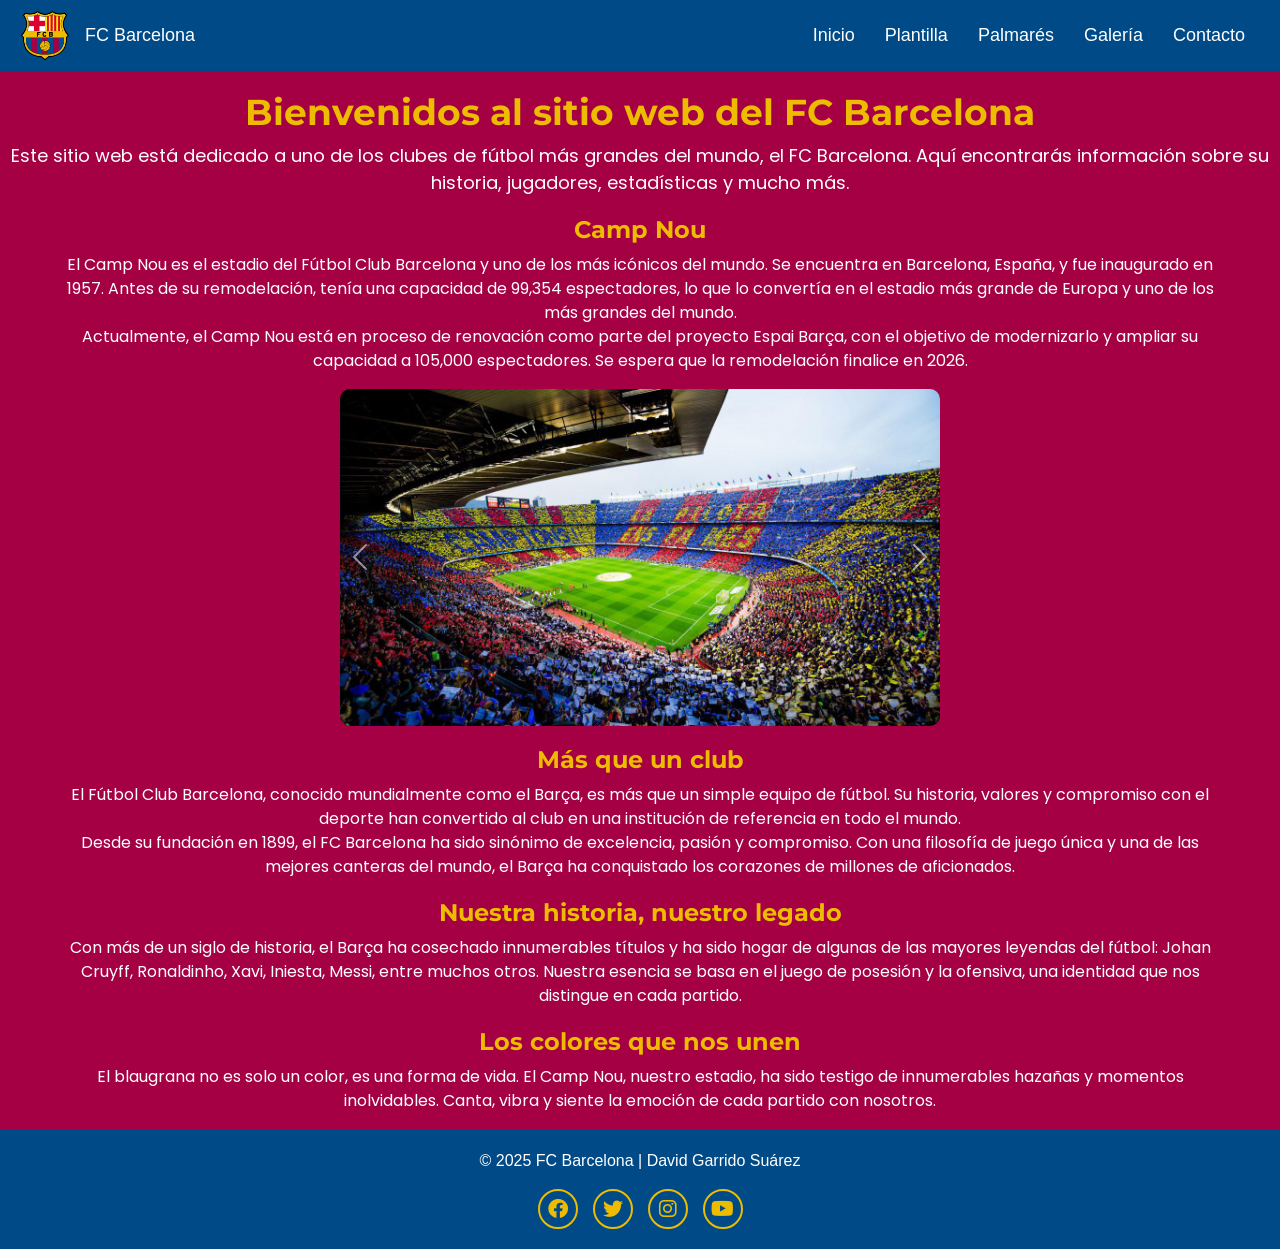
<file: index.html>
<!DOCTYPE html>
<html lang="es">

<head>
    <meta charset="UTF-8">
    <meta name="viewport" content="width=device-width, initial-scale=1">
    <title>FC Barcelona</title>
    <link rel="icon" type="image/png" href="img/escudo.png">
    <link href="https://fonts.googleapis.com/css2?family=Montserrat:wght@400;700&family=Poppins:wght@300;400;700&display=swap" rel="stylesheet">
    <link rel="stylesheet" href="https://cdnjs.cloudflare.com/ajax/libs/font-awesome/6.0.0-beta3/css/all.min.css">
    <link href="https://cdn.jsdelivr.net/npm/bootstrap@5.3.0/dist/css/bootstrap.min.css" rel="stylesheet">
    <link rel="stylesheet" href="estilo.css">
</head>

<body>
    <header class="cabecera">
        <div class="cabecera-div">
            <div class="escudo-texto">
                <a href="index.html"><img src="img/escudo.png" alt="Escudo FC Barcelona" style="width: 50px;"></a>
                <a href="index.html" class="texto_fc">FC Barcelona</a>
            </div>
            <nav>
                <ul>
                    <li><a href="index.html">Inicio</a></li>
                    <li><a href="plantilla.html">Plantilla</a></li>
                    <li><a href="palmares.html">Palmarés</a></li>
                    <li><a href="galeria.html">Galería</a></li>
                    <li><a href="contacto.html">Contacto</a></li>
                </ul>
            </nav>
        </div>
    </header>

    <div class="titulo">
        <h1>Bienvenidos al sitio web del FC Barcelona</h1>
        <p>Este sitio web está dedicado a uno de los clubes de fútbol más grandes del mundo, el FC Barcelona. Aquí
            encontrarás información sobre su historia, jugadores, estadísticas y mucho más.</p>
    </div>

    <div class="contenido">
        <h2>Camp Nou</h2>
        <p>El Camp Nou es el estadio del Fútbol Club Barcelona y uno de los más icónicos del mundo. Se encuentra en
            Barcelona, España, y fue inaugurado en 1957. Antes de su remodelación, tenía una capacidad de 99,354
            espectadores, lo que lo convertía en el estadio más grande de Europa y uno de los más grandes del mundo.<br>
            Actualmente, el Camp Nou está en proceso de renovación como parte del proyecto Espai Barça, con el objetivo
            de modernizarlo y ampliar su capacidad a 105,000 espectadores. Se espera que la remodelación finalice en
            2026.</p>
    </div>

    <div class="carrusel">
        <!-- Carrusel de imágenes -->
        <div id="carouselExample" class="carousel slide">
            <div class="carousel-inner">
                <div class="carousel-item active">
                    <img src="img/camp_nou1.jpg" class="d-block w-100" alt="CampNou1">
                </div>
                <div class="carousel-item">
                    <img src="img/camp_nou2.jpg" class="d-block w-100" alt="CampNou2">
                </div>
                <div class="carousel-item">
                    <img src="img/camp_nou3.jpg" class="d-block w-100" alt="CampNou3">
                </div>
                <div class="carousel-item">
                    <img src="img/camp_nou4.jpg" class="d-block w-100" alt="CampNou4">
                </div>
            </div>
            <!-- Controles del carrusel de imágenes -->
            <button class="carousel-control-prev" type="button" data-bs-target="#carouselExample" data-bs-slide="prev">
                <span class="carousel-control-prev-icon" aria-hidden="true"></span>
                <span class="visually-hidden">Anterior</span>
            </button>
            <button class="carousel-control-next" type="button" data-bs-target="#carouselExample" data-bs-slide="next">
                <span class="carousel-control-next-icon" aria-hidden="true"></span>
                <span class="visually-hidden">Siguiente</span>
            </button>
        </div>
    </div>

    <div class="contenido">
        <h2>Más que un club</h2>
        <p>El Fútbol Club Barcelona, conocido mundialmente como el Barça, es más que un simple equipo de fútbol. Su
            historia, valores y compromiso con el deporte han convertido al club en una institución de referencia en
            todo el mundo.<br>
            Desde su fundación en 1899, el FC Barcelona ha sido sinónimo de excelencia, pasión y compromiso. Con una
            filosofía de juego única y una de las mejores canteras del mundo, el Barça ha conquistado los corazones de
            millones de aficionados.</p>
    </div>

    <div class="contenido">
        <h2>Nuestra historia, nuestro legado</h2>
        <p>Con más de un siglo de historia, el Barça ha cosechado innumerables títulos y ha sido hogar de algunas de las
            mayores leyendas del fútbol: Johan Cruyff, Ronaldinho, Xavi, Iniesta, Messi, entre muchos otros. Nuestra
            esencia se basa en el juego de posesión y la ofensiva, una identidad que nos distingue en cada partido.</p>
    </div>

    <div class="contenido">
        <h2>Los colores que nos unen</h2>
        <p>El blaugrana no es solo un color, es una forma de vida. El Camp Nou, nuestro estadio, ha sido testigo de
            innumerables hazañas y momentos inolvidables. Canta, vibra y siente la emoción de cada partido con nosotros.
        </p>
    </div>

    <footer>
        <div class="footer-content">
            <p>&copy; 2025 FC Barcelona | David Garrido Suárez</p>
            <div class="redes-sociales">
                <a href="https://www.facebook.com/fcbarcelona" target="_blank" class="social-icon">
                    <i class="fab fa-facebook"></i> <!-- Icono clásico de Facebook -->
                </a>
                <a href="https://twitter.com/FCBarcelona" target="_blank" class="social-icon">
                    <i class="fab fa-twitter"></i> <!-- Icono clásico de Twitter -->
                </a>
                <a href="https://www.instagram.com/fcbarcelona/" target="_blank" class="social-icon">
                    <i class="fab fa-instagram"></i> <!-- Icono clásico de Instagram -->
                </a>
                <a href="https://www.youtube.com/user/fcbarcelona" target="_blank" class="social-icon">
                    <i class="fab fa-youtube"></i> <!-- Icono clásico de YouTube -->
                </a>
            </div>
        </div>
    </footer>

    <script src="https://cdn.jsdelivr.net/npm/bootstrap@5.3.0/dist/js/bootstrap.bundle.min.js"></script>
</body>

</html>
</file>
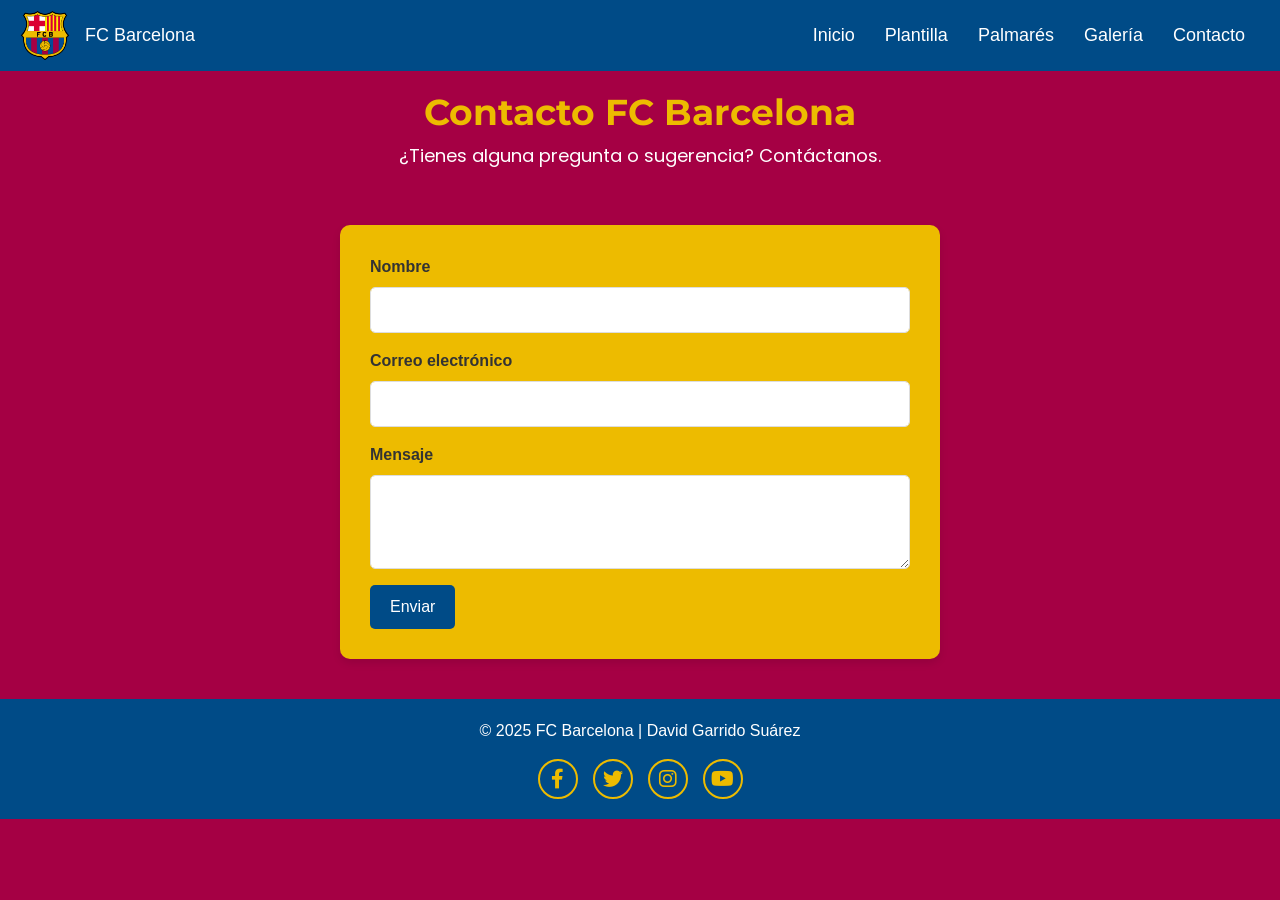
<file: contacto.html>
<!DOCTYPE html>
<html lang="es">

<head>
    <meta charset="UTF-8">
    <meta name="viewport" content="width=device-width, initial-scale=1">
    <title>Contacto | FC Barcelona</title>
    <link rel="icon" type="image/png" href="img/escudo.png">
    <link href="https://fonts.googleapis.com/css2?family=Montserrat:wght@400;700&family=Poppins:wght@300;400;700&display=swap" rel="stylesheet">
    <link rel="stylesheet" href="https://cdnjs.cloudflare.com/ajax/libs/font-awesome/6.0.0-beta3/css/all.min.css">
    <link href="https://cdn.jsdelivr.net/npm/bootstrap@5.3.0/dist/css/bootstrap.min.css" rel="stylesheet">
    <link rel="stylesheet" href="estilo.css">
</head>

<body>
    <header class="cabecera">
        <div class="cabecera-div">
            <div class="escudo-texto">
                <a href="index.html"><img src="img/escudo.png" alt="Escudo FC Barcelona" style="width: 50px;"></a>
                <a href="index.html" class="texto_fc">FC Barcelona</a>
            </div>
            <nav>
                <ul>
                    <li><a href="index.html">Inicio</a></li>
                    <li><a href="plantilla.html">Plantilla</a></li>
                    <li><a href="palmares.html">Palmarés</a></li>
                    <li><a href="galeria.html">Galería</a></li>
                    <li><a href="contacto.html">Contacto</a></li>
                </ul>
            </nav>
        </div>
    </header>

    <div class="titulo">
        <h1>Contacto FC Barcelona</h1>
        <p>¿Tienes alguna pregunta o sugerencia? Contáctanos.</p>
    </div>

    <div class="contenido-formulario">
        <form action="#" method="POST">
            <div class="mb-3">
                <label for="nombre" class="form-label">Nombre</label>
                <input type="text" class="form-control" id="nombre" name="nombre" required>
            </div>
            <div class="mb-3">
                <label for="email" class="form-label">Correo electrónico</label>
                <input type="email" class="form-control" id="email" name="email" required>
            </div>
            <div class="mb-3">
                <label for="mensaje" class="form-label">Mensaje</label>
                <textarea class="form-control" id="mensaje" name="mensaje" rows="3" required></textarea>
            </div>
            <button type="submit" class="btn btn-primary">Enviar</button>
        </form>
    </div>

    <footer>
        <div class="footer-content">
            <p>&copy; 2025 FC Barcelona | David Garrido Suárez</p>
            <div class="redes-sociales">
                <a href="https://www.facebook.com/fcbarcelona" target="_blank" class="social-icon">
                    <i class="fab fa-facebook-f"></i>
                </a>
                <a href="https://twitter.com/FCBarcelona" target="_blank" class="social-icon">
                    <i class="fab fa-twitter"></i>
                </a>
                <a href="https://www.instagram.com/fcbarcelona/" target="_blank" class="social-icon">
                    <i class="fab fa-instagram"></i>
                </a>
                <a href="https://www.youtube.com/user/fcbarcelona" target="_blank" class="social-icon">
                    <i class="fab fa-youtube"></i>
                </a>
            </div>
        </div>
    </footer>

    <script src="https://cdn.jsdelivr.net/npm/bootstrap@5.3.0/dist/js/bootstrap.bundle.min.js"></script>
</body>

</html>
</file>
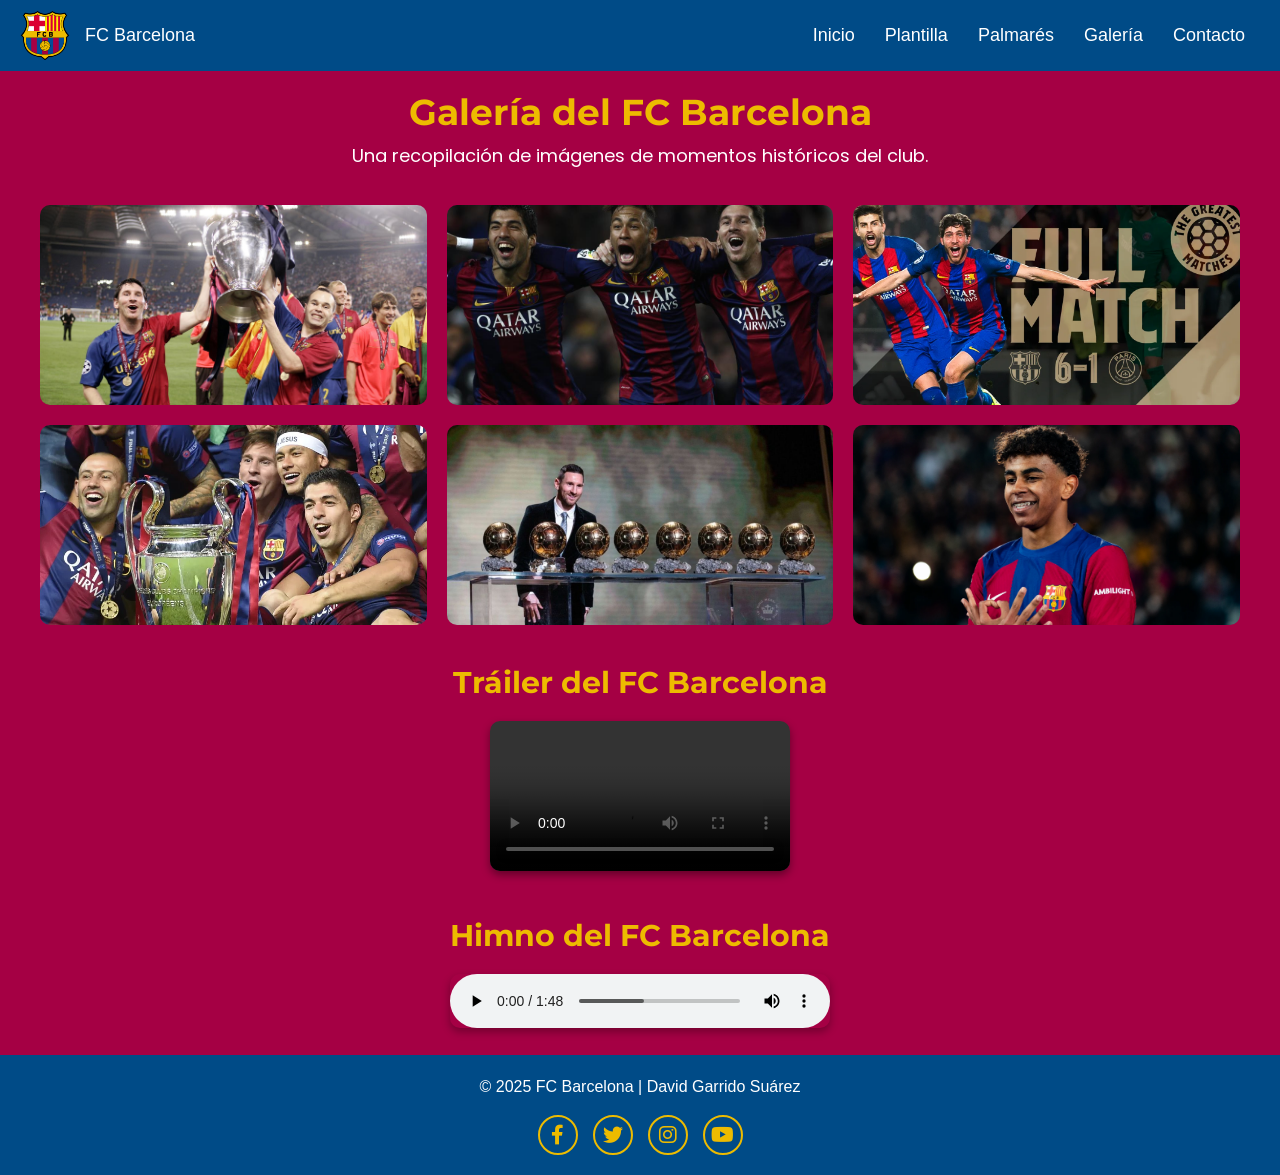
<file: galeria.html>
<!DOCTYPE html>
<html lang="es">

<head>
    <meta charset="UTF-8">
    <meta name="viewport" content="width=device-width, initial-scale=1">
    <title>Galería | FC Barcelona</title>
    <link rel="icon" type="image/png" href="img/escudo.png">
    <link href="https://fonts.googleapis.com/css2?family=Montserrat:wght@400;700&family=Poppins:wght@300;400;700&display=swap" rel="stylesheet">
    <link rel="stylesheet" href="https://cdnjs.cloudflare.com/ajax/libs/font-awesome/6.0.0-beta3/css/all.min.css">
    <link href="https://cdn.jsdelivr.net/npm/bootstrap@5.3.0/dist/css/bootstrap.min.css" rel="stylesheet">
    <link rel="stylesheet" href="estilo.css">
</head>

<body>
    <header class="cabecera">
        <div class="cabecera-div">
            <div class="escudo-texto">
                <a href="index.html"><img src="img/escudo.png" alt="Escudo FC Barcelona" style="width: 50px;"></a>
                <a href="index.html" class="texto_fc">FC Barcelona</a>
            </div>
            <nav>
                <ul>
                    <li><a href="index.html">Inicio</a></li>
                    <li><a href="plantilla.html">Plantilla</a></li>
                    <li><a href="palmares.html">Palmarés</a></li>
                    <li><a href="galeria.html">Galería</a></li>
                    <li><a href="contacto.html">Contacto</a></li>
                </ul>
            </nav>
        </div>
    </header>

    <div class="titulo">
        <h1>Galería del FC Barcelona</h1>
        <p>Una recopilación de imágenes de momentos históricos del club.</p>
    </div>

    <div class="contenido-galeria">
        <div class="galeria">
            <img src="img/momentos1.jpg" alt="momentos1">
            <img src="img/momentos2.jpg" alt="momentos2">
            <img src="img/momentos3.webp" alt="momentos3">
            <img src="img/momentos4.webp" alt="momentos4">
            <img src="img/momentos5.jpg" alt="momentos5">
            <img src="img/momentos6.webp" alt="momentos6">
        </div>
    </div>

    <div class="contenido-video">
        <div class="video-container">
            <h2>Tráiler del FC Barcelona</h2>
            <video controls>
                <source src="multimedia/trailer.mp4" type="video/mp4" class="video">
                Tu navegador no soporta el elemento de video.
            </video>
        </div>
    </div>

    <div class="contenido-audio">
        <div class="audio-container">
            <h2>Himno del FC Barcelona</h2>
            <audio controls>
                <source src="multimedia/himno.mp3" type="audio/mpeg">
                Tu navegador no soporta el elemento de audio.
            </audio>
        </div>
    </div>

    <footer>
        <div class="footer-content">
            <p>&copy; 2025 FC Barcelona | David Garrido Suárez</p>
            <div class="redes-sociales">
                <a href="https://www.facebook.com/fcbarcelona" target="_blank" class="social-icon">
                    <i class="fab fa-facebook-f"></i>
                </a>
                <a href="https://twitter.com/FCBarcelona" target="_blank" class="social-icon">
                    <i class="fab fa-twitter"></i>
                </a>
                <a href="https://www.instagram.com/fcbarcelona/" target="_blank" class="social-icon">
                    <i class="fab fa-instagram"></i>
                </a>
                <a href="https://www.youtube.com/user/fcbarcelona" target="_blank" class="social-icon">
                    <i class="fab fa-youtube"></i>
                </a>
            </div>
        </div>
    </footer>

    <script src="https://cdn.jsdelivr.net/npm/bootstrap@5.3.0/dist/js/bootstrap.bundle.min.js"></script>
</body>

</html>
</file>
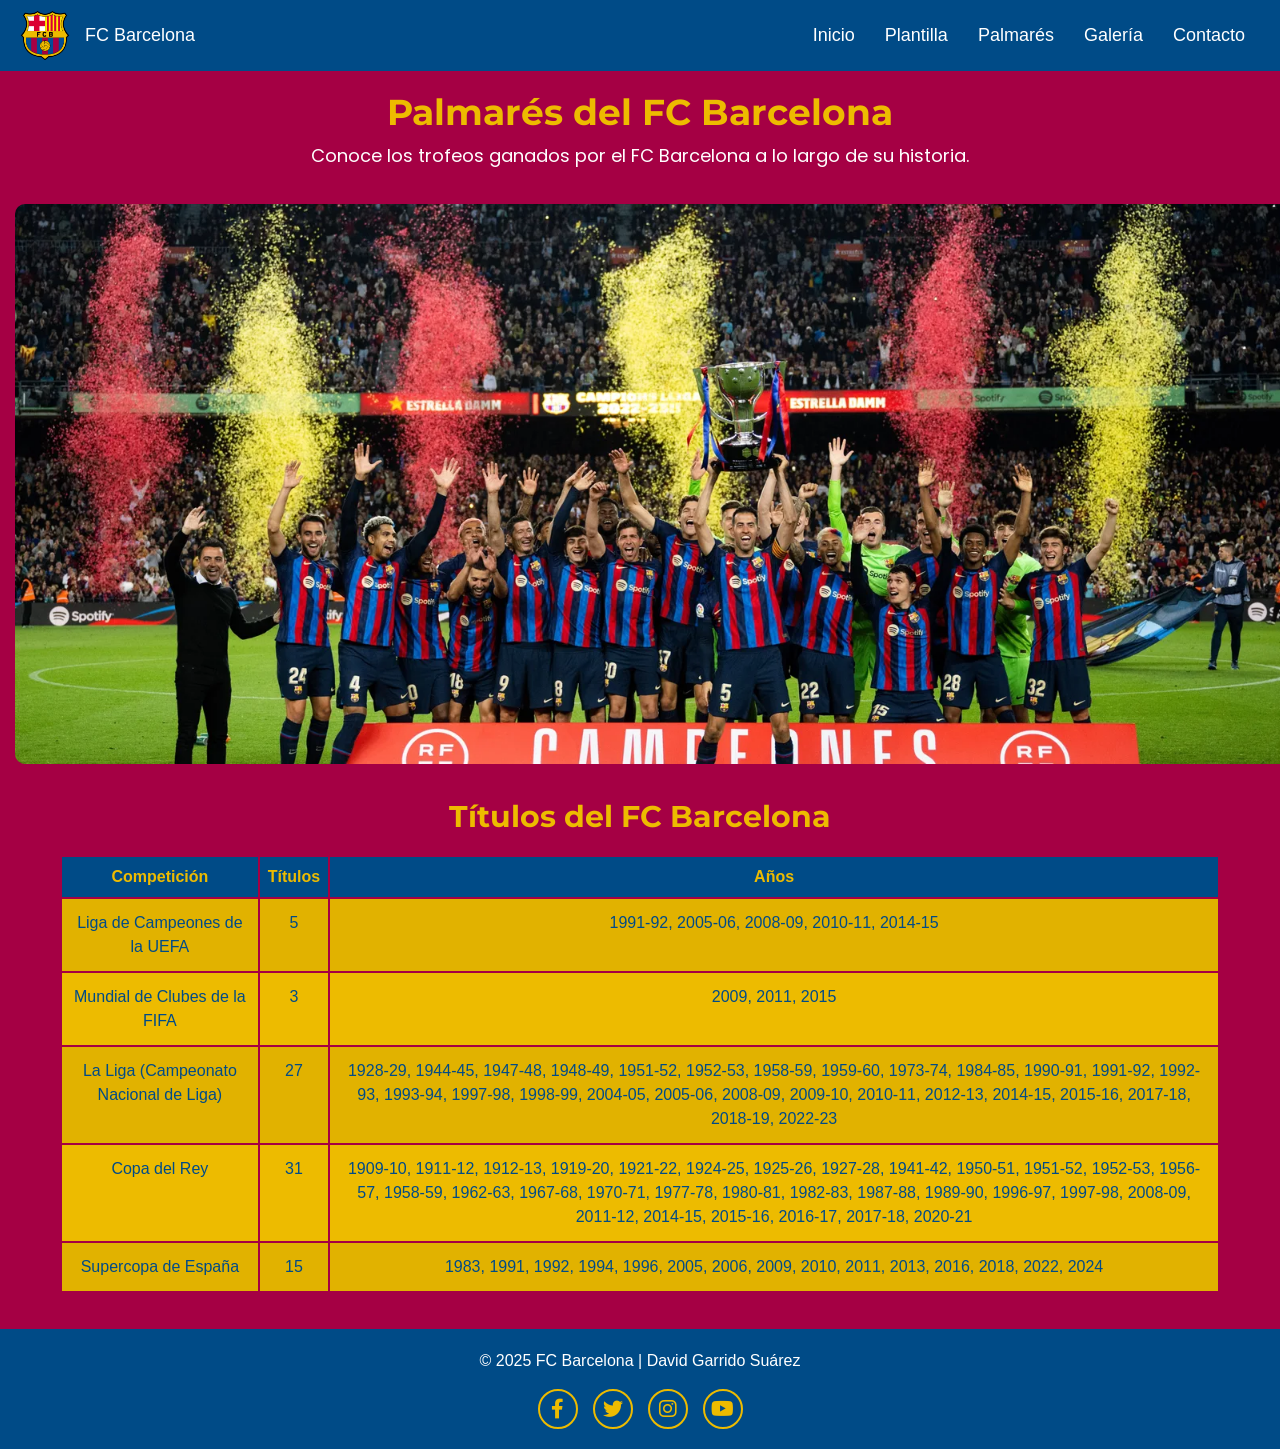
<file: palmares.html>
<!DOCTYPE html>
<html lang="es">

<head>
    <meta charset="UTF-8">
    <meta name="viewport" content="width=device-width, initial-scale=1">
    <title>Palmarés | FC Barcelona</title>
    <link rel="icon" type="image/png" href="img/escudo.png">
    <link href="https://fonts.googleapis.com/css2?family=Montserrat:wght@400;700&family=Poppins:wght@300;400;700&display=swap" rel="stylesheet">
    <link rel="stylesheet" href="https://cdnjs.cloudflare.com/ajax/libs/font-awesome/6.0.0-beta3/css/all.min.css">
    <link href="https://cdn.jsdelivr.net/npm/bootstrap@5.3.0/dist/css/bootstrap.min.css" rel="stylesheet">
    <link rel="stylesheet" href="estilo.css">
</head>

<body>
    <header class="cabecera">
        <div class="cabecera-div">
            <div class="escudo-texto">
                <a href="index.html"><img src="img/escudo.png" alt="Escudo FC Barcelona" style="width: 50px;"></a>
                <a href="index.html" class="texto_fc">FC Barcelona</a>
            </div>
            <nav>
                <ul>
                    <li><a href="index.html">Inicio</a></li>
                    <li><a href="plantilla.html">Plantilla</a></li>
                    <li><a href="palmares.html">Palmarés</a></li>
                    <li><a href="galeria.html">Galería</a></li>
                    <li><a href="contacto.html">Contacto</a></li>
                </ul>
            </nav>
        </div>
    </header>

    <div class="titulo">
        <h1>Palmarés del FC Barcelona</h1>
        <p>Conoce los trofeos ganados por el FC Barcelona a lo largo de su historia.</p>
    </div>

    <div class="contenido">
        <img src="img/palmares.webp" alt="Palmarés" style="border-radius: 10px;">
    </div>

    <div class="contenido-palmares">
        <h2>Títulos del FC Barcelona</h2>
        <table class="table table-striped">
            <thead>
                <tr>
                    <th>Competición</th>
                    <th>Títulos</th>
                    <th>Años</th>
                </tr>
            </thead>
            <tbody>
                <tr>
                    <td>Liga de Campeones de la UEFA</td>
                    <td>5</td>
                    <td>1991-92, 2005-06, 2008-09, 2010-11, 2014-15</td>
                </tr>
                <tr>
                    <td>Mundial de Clubes de la FIFA</td>
                    <td>3</td>
                    <td>2009, 2011, 2015</td>
                </tr>
                <tr>
                    <td>La Liga (Campeonato Nacional de Liga)</td>
                    <td>27</td>
                    <td>1928-29, 1944-45, 1947-48, 1948-49, 1951-52, 1952-53, 1958-59, 1959-60, 1973-74, 1984-85, 1990-91, 1991-92, 1992-93, 1993-94, 1997-98, 1998-99, 2004-05, 2005-06, 2008-09, 2009-10, 2010-11, 2012-13, 2014-15, 2015-16, 2017-18, 2018-19, 2022-23</td>
                </tr>
                <tr>
                    <td>Copa del Rey</td>
                    <td>31</td>
                    <td>1909-10, 1911-12, 1912-13, 1919-20, 1921-22, 1924-25, 1925-26, 1927-28, 1941-42, 1950-51, 1951-52, 1952-53, 1956-57, 1958-59, 1962-63, 1967-68, 1970-71, 1977-78, 1980-81, 1982-83, 1987-88, 1989-90, 1996-97, 1997-98, 2008-09, 2011-12, 2014-15, 2015-16, 2016-17, 2017-18, 2020-21</td>
                </tr>
                <tr>
                    <td>Supercopa de España</td>
                    <td>15</td>
                    <td>1983, 1991, 1992, 1994, 1996, 2005, 2006, 2009, 2010, 2011, 2013, 2016, 2018, 2022, 2024</td>
                </tr>
            </tbody>
        </table>
    </div>

    <footer>
        <div class="footer-content">
            <p>&copy; 2025 FC Barcelona | David Garrido Suárez</p>
            <div class="redes-sociales">
                <a href="https://www.facebook.com/fcbarcelona" target="_blank" class="social-icon">
                    <i class="fab fa-facebook-f"></i>
                </a>
                <a href="https://twitter.com/FCBarcelona" target="_blank" class="social-icon">
                    <i class="fab fa-twitter"></i>
                </a>
                <a href="https://www.instagram.com/fcbarcelona/" target="_blank" class="social-icon">
                    <i class="fab fa-instagram"></i>
                </a>
                <a href="https://www.youtube.com/user/fcbarcelona" target="_blank" class="social-icon">
                    <i class="fab fa-youtube"></i>
                </a>
            </div>
        </div>
    </footer>

    <script src="https://cdn.jsdelivr.net/npm/bootstrap@5.3.0/dist/js/bootstrap.bundle.min.js"></script>
</body>

</html>
</file>
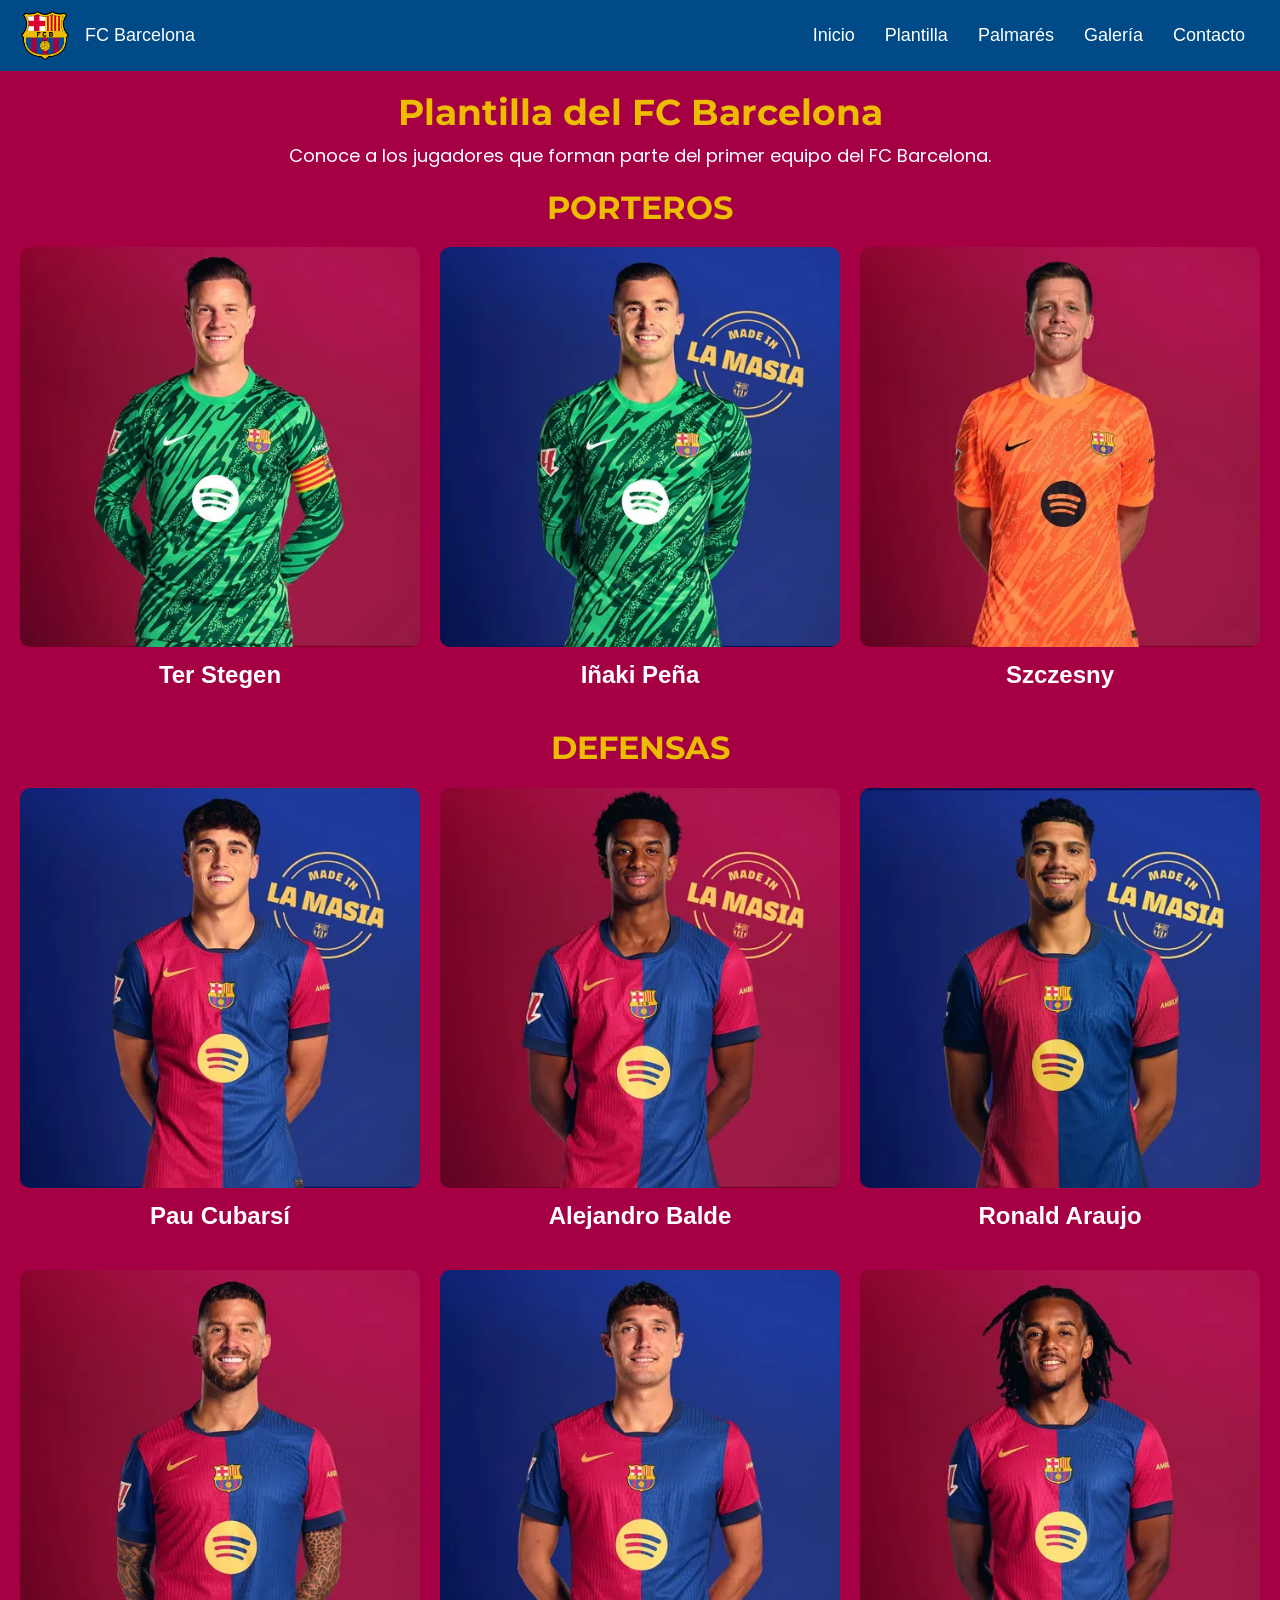
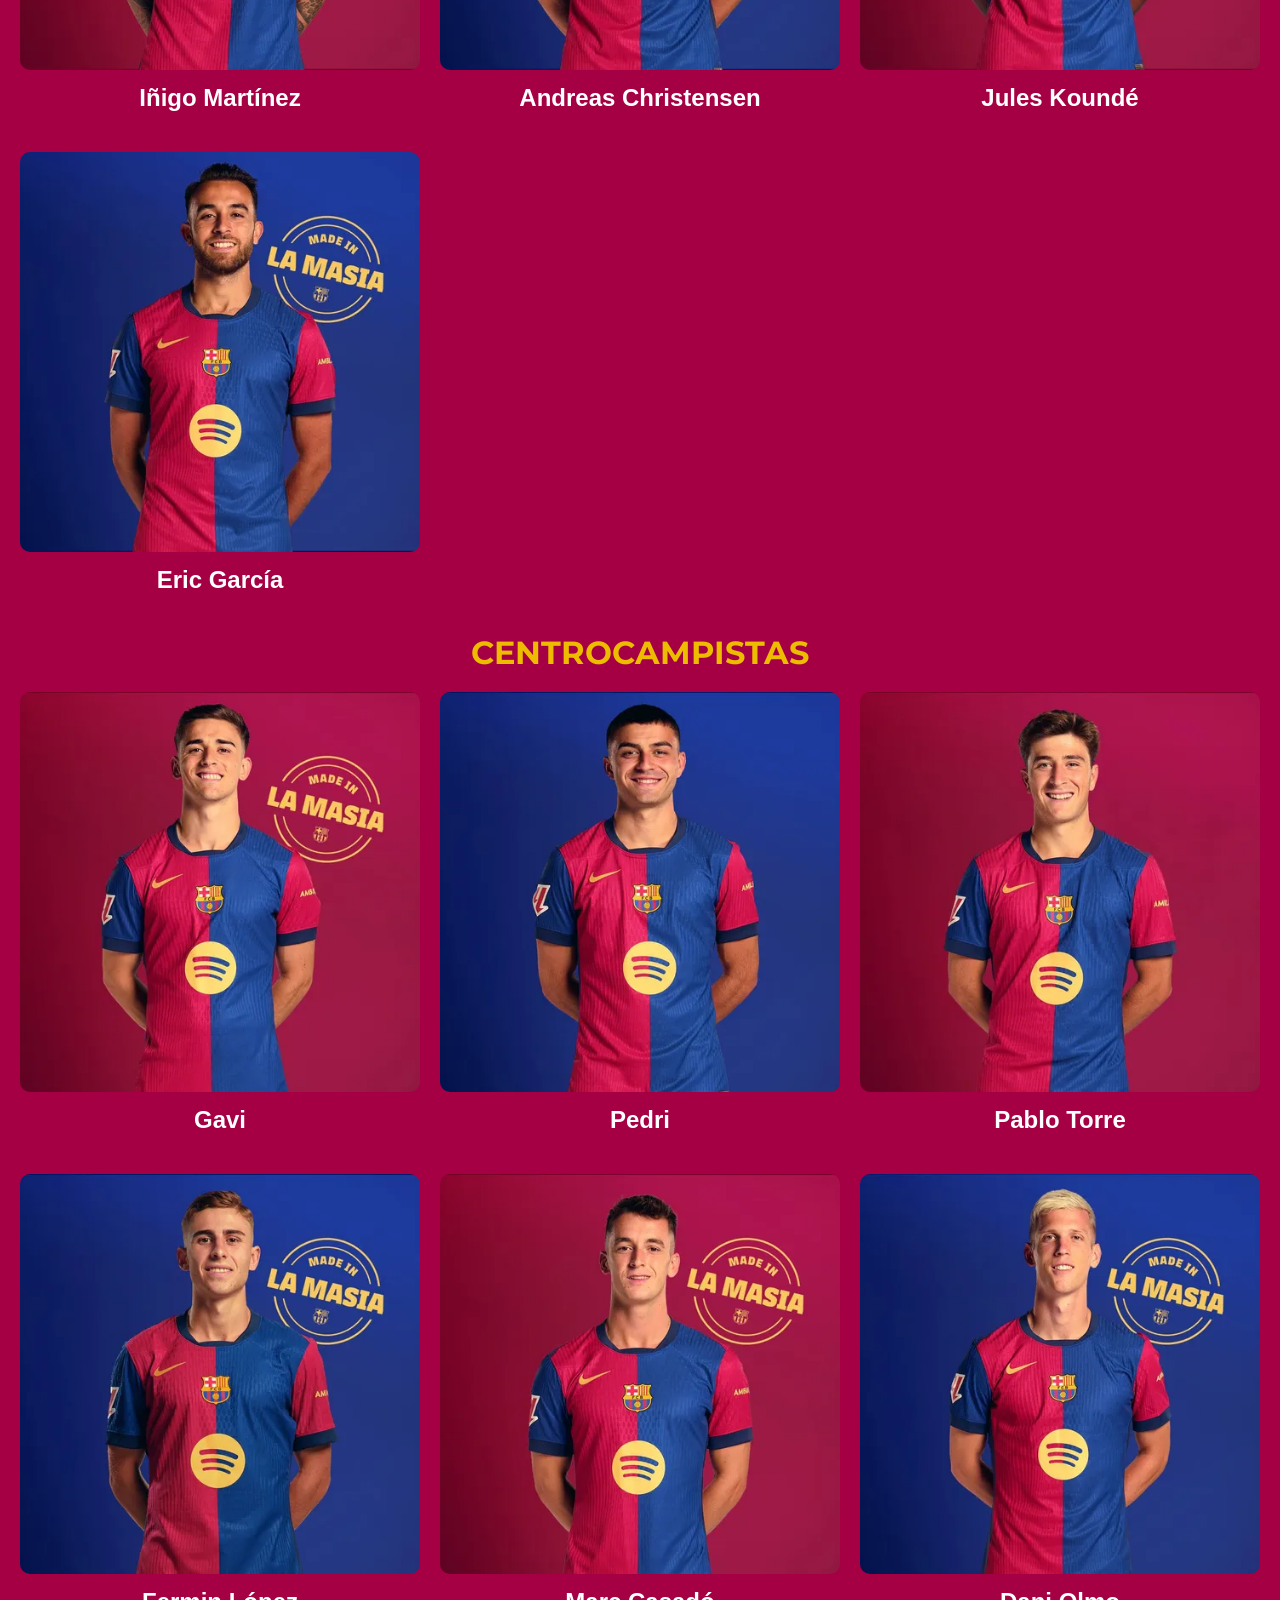
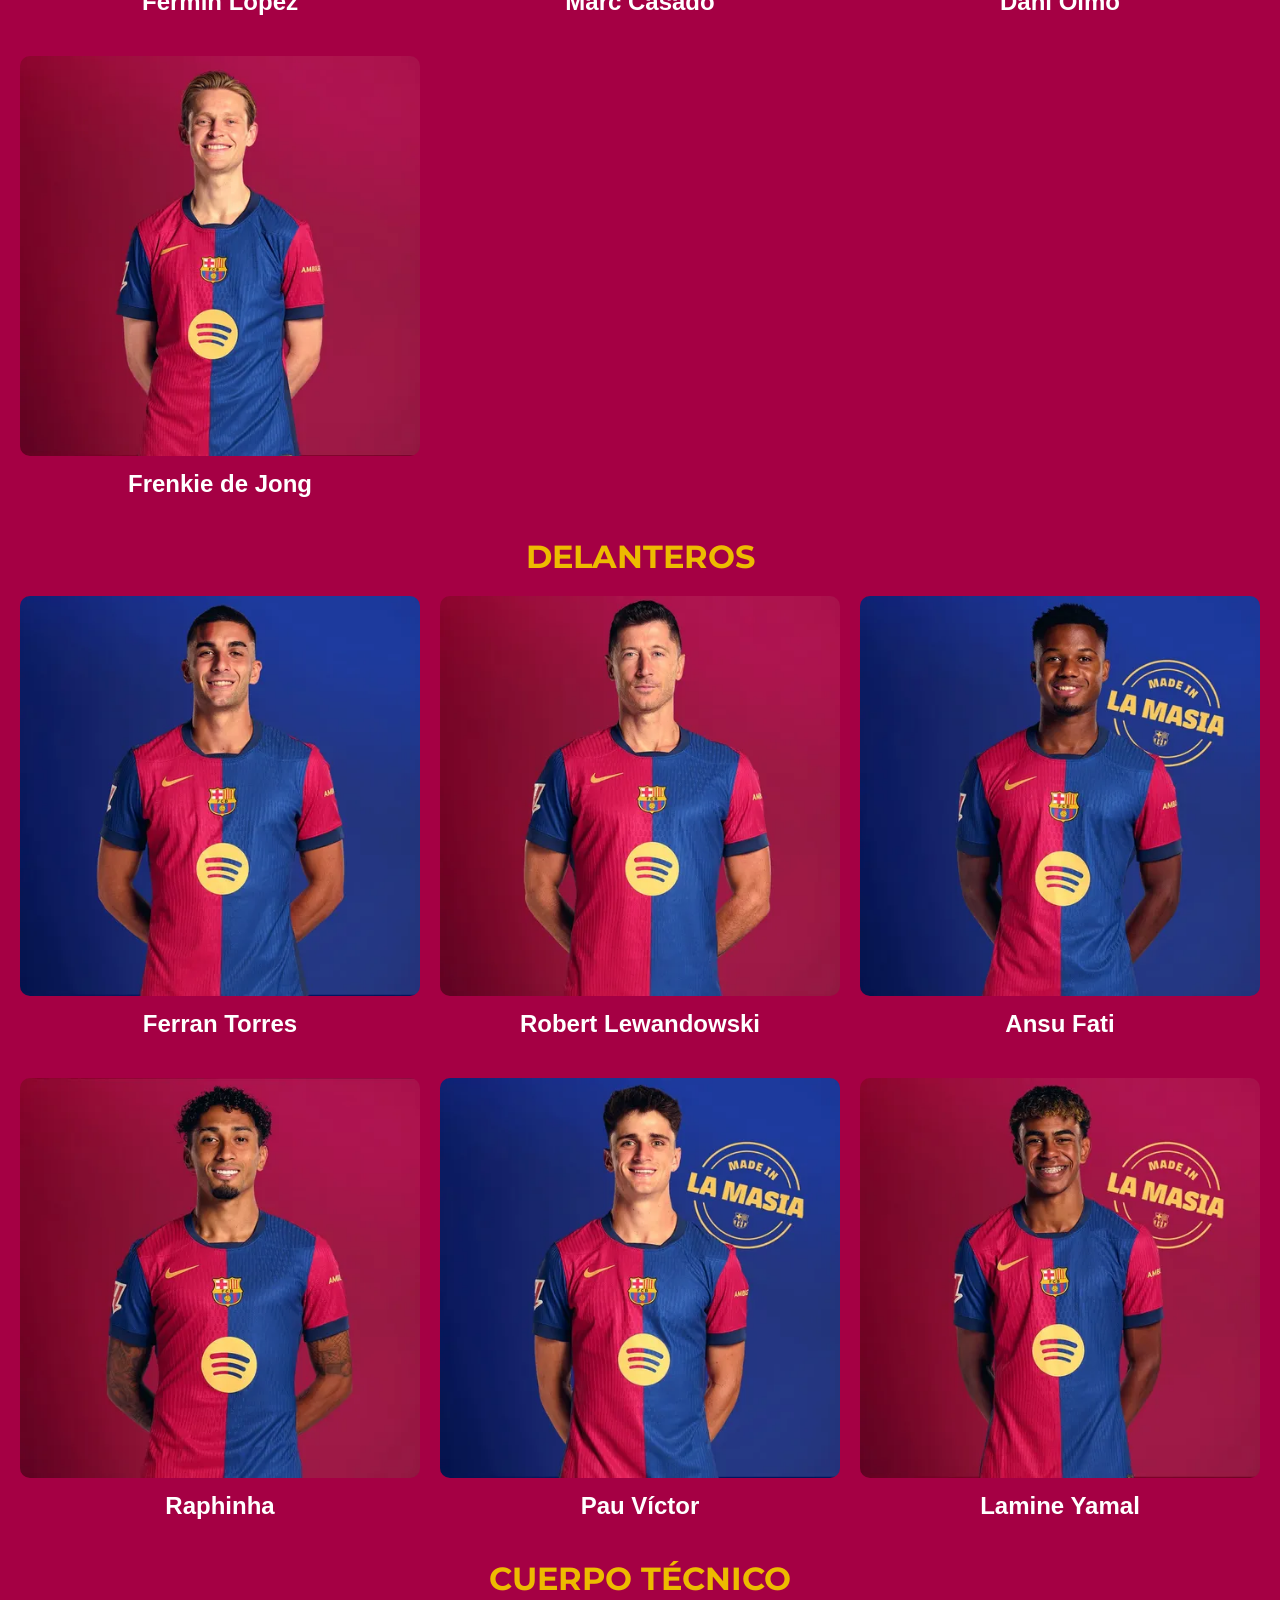
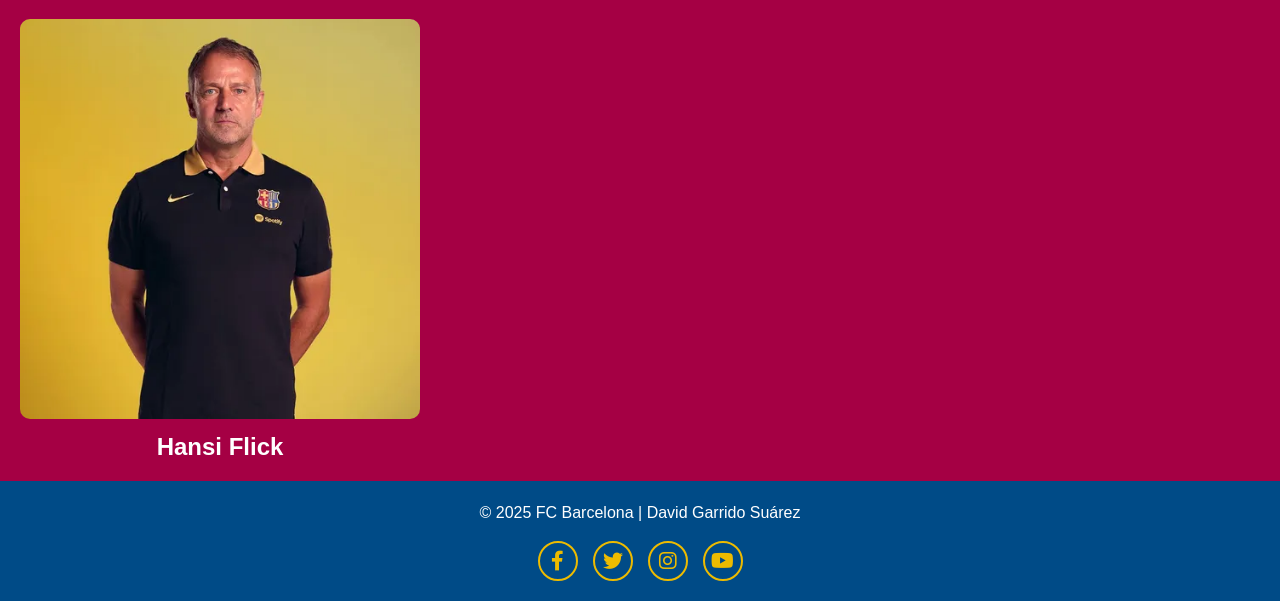
<file: plantilla.html>
<!DOCTYPE html>
<html lang="es">

<head>
    <meta charset="UTF-8">
    <meta name="viewport" content="width=device-width, initial-scale=1">
    <title>Plantilla | FC Barcelona</title>
    <link rel="icon" type="image/png" href="img/escudo.png">
    <link href="https://fonts.googleapis.com/css2?family=Montserrat:wght@400;700&family=Poppins:wght@300;400;700&display=swap" rel="stylesheet">
    <link rel="stylesheet" href="https://cdnjs.cloudflare.com/ajax/libs/font-awesome/6.0.0-beta3/css/all.min.css">
    <link href="https://cdn.jsdelivr.net/npm/bootstrap@5.3.0/dist/css/bootstrap.min.css" rel="stylesheet">
    <link rel="stylesheet" href="estilo.css">
</head>

<body>
    <header class="cabecera">
        <div class="cabecera-div">
            <div class="escudo-texto">
                <a href="index.html"><img src="img/escudo.png" alt="Escudo FC Barcelona" style="width: 50px;"></a>
                <a href="index.html" class="texto_fc">FC Barcelona</a>
            </div>
            <nav>
                <ul>
                    <li><a href="index.html">Inicio</a></li>
                    <li><a href="plantilla.html">Plantilla</a></li>
                    <li><a href="palmares.html">Palmarés</a></li>
                    <li><a href="galeria.html">Galería</a></li>
                    <li><a href="contacto.html">Contacto</a></li>
                </ul>
            </nav>
        </div>
    </header>

    <div class="titulo">
        <h1>Plantilla del FC Barcelona</h1>
        <p>Conoce a los jugadores que forman parte del primer equipo del FC Barcelona.</p>
    </div>

    <div class="plantilla">
        <h1>PORTEROS</h1>
        <div class="jugadores-container">
            <div class="jugador">
                <img src="jugadores/ter_stegen.webp" alt="Ter Stegen">
                <p>Ter Stegen</p>
            </div>
            <div class="jugador">
                <img src="jugadores/inaki_pena.webp" alt="Iñaki Peña">
                <p>Iñaki Peña</p>
            </div>
            <div class="jugador">
                <img src="jugadores/szczesny.webp" alt="Szczesny">
                <p>Szczesny</p>
            </div>
        </div>
    </div>

    <div class="plantilla">
        <h1>DEFENSAS</h1>
        <div class="jugadores-container">
            <div class="jugador">
                <img src="jugadores/cubarsi.webp" alt="Pau Cubarsí">
                <p>Pau Cubarsí</p>
            </div>
            <div class="jugador">
                <img src="jugadores/balde.webp" alt="Alejandro Balde">
                <p>Alejandro Balde</p>
            </div>
            <div class="jugador">
                <img src="jugadores/araujo.webp" alt="Ronald Araujo">
                <p>Ronald Araujo</p>
            </div>
            <div class="jugador">
                <img src="jugadores/inigo_martinez.webp" alt="Iñigo Martínez">
                <p>Iñigo Martínez</p>
            </div>
            <div class="jugador">
                <img src="jugadores/christensen.webp" alt="Andreas Christensen">
                <p>Andreas Christensen</p>
            </div>
            <div class="jugador">
                <img src="jugadores/kounde.webp" alt="Jules Koundé">
                <p>Jules Koundé</p>
            </div>
            <div class="jugador">
                <img src="jugadores/eric_garcia.webp" alt="Eric García">
                <p>Eric García</p>
            </div>
        </div>
    </div>

    <div class="plantilla">
        <h1>CENTROCAMPISTAS</h1>
        <div class="jugadores-container">
            <div class="jugador">
                <img src="jugadores/gavi.webp" alt="Gavi">
                <p>Gavi</p>
            </div>
            <div class="jugador">
                <img src="jugadores/pedri.webp" alt="Pedri">
                <p>Pedri</p>
            </div>
            <div class="jugador">
                <img src="jugadores/pablo_torre.webp" alt="Pablo Torre">
                <p>Pablo Torre</p>
            </div>
            <div class="jugador">
                <img src="jugadores/fermin.webp" alt="Fermin López">
                <p>Fermin López</p>
            </div>
            <div class="jugador">
                <img src="jugadores/casado.webp" alt="Marc Casadó">
                <p>Marc Casadó</p>
            </div>
            <div class="jugador">
                <img src="jugadores/dani_olmo.webp" alt="Dani Olmo">
                <p>Dani Olmo</p>
            </div>
            <div class="jugador">
                <img src="jugadores/de_jong.webp" alt="Frenkie de Jong">
                <p>Frenkie de Jong</p>
            </div>
        </div>
    </div>

    <div class="plantilla">
        <h1>DELANTEROS</h1>
        <div class="jugadores-container">
            <div class="jugador">
                <img src="jugadores/ferran.webp" alt="Ferran Torres">
                <p>Ferran Torres</p>
            </div>
            <div class="jugador">
                <img src="jugadores/lewandowski.webp" alt="Robert Lewandowski">
                <p>Robert Lewandowski</p>
            </div>
            <div class="jugador">
                <img src="jugadores/ansu_fati.webp" alt="Ansu Fati">
                <p>Ansu Fati</p>
            </div>
            <div class="jugador">
                <img src="jugadores/raphinha.webp" alt="Raphinha">
                <p>Raphinha</p>
            </div>
            <div class="jugador">
                <img src="jugadores/pau_victor.webp" alt="Pau Víctor">
                <p>Pau Víctor</p>
            </div>
            <div class="jugador">
                <img src="jugadores/lamine_yamal.webp" alt="Lamine Yamal">
                <p>Lamine Yamal</p>
            </div>
        </div>
    </div>

    <div class="plantilla">
        <h1>CUERPO TÉCNICO</h1>
        <div class="jugadores-container">
            <div class="jugador">
                <img src="jugadores/hansi_flick.webp" alt="Hansi Flick">
                <p>Hansi Flick</p>
            </div>
        </div>
    </div>

    <footer>
        <div class="footer-content">
            <p>&copy; 2025 FC Barcelona | David Garrido Suárez</p>
            <div class="redes-sociales">
                <a href="https://www.facebook.com/fcbarcelona" target="_blank" class="social-icon">
                    <i class="fab fa-facebook-f"></i>
                </a>
                <a href="https://twitter.com/FCBarcelona" target="_blank" class="social-icon">
                    <i class="fab fa-twitter"></i>
                </a>
                <a href="https://www.instagram.com/fcbarcelona/" target="_blank" class="social-icon">
                    <i class="fab fa-instagram"></i>
                </a>
                <a href="https://www.youtube.com/user/fcbarcelona" target="_blank" class="social-icon">
                    <i class="fab fa-youtube"></i>
                </a>
            </div>
        </div>
    </footer>

    <script src="https://cdn.jsdelivr.net/npm/bootstrap@5.3.0/dist/js/bootstrap.bundle.min.js"></script>
</body>

</html>
</file>
<file: estilo.css>
/* Cuerpo */

body {
    font-family: Arial, sans-serif;
    background-color: #A50044;
    margin: 0;
    padding: 0;
}

/* Cabecera */

.cabecera {
    background-color: #004b87;
    padding: 10px 20px;
}

.cabecera-div {
    display: flex;
    align-items: center;
    justify-content: space-between;
}

.escudo-texto {
    display: flex;
    align-items: center;
}

.escudo-texto .texto_fc {
    margin-left: 15px;
    color: white;
    text-decoration: none;
    font-size: 18px;
}

.cabecera nav ul {
    list-style-type: none;
    padding: 0;
    margin: 0;
    display: flex;
}

.cabecera nav ul li {
    margin: 0 15px;
}

.cabecera nav ul li a {
    color: white;
    text-decoration: none;
    font-size: 18px;
    position: relative;
    transition: color 0.3s ease;
}

.cabecera nav ul li a::after {
    content: '';
    position: absolute;
    bottom: 0;
    left: 0;
    width: 100%;
    height: 2px;
    background-color: transparent;
    transition: background-color 0.3s ease;
}

.cabecera nav ul li a:hover {
    color: #ffcc00;
}

.cabecera nav ul li a:hover::after {
    background-color: #ffcc00;
}

/* Título */

.titulo h1 {
    font-family: 'Montserrat', sans-serif;
    font-weight: 700;
    margin-top: 20px;
    text-align: center;
    color: #EDBB00;
    font-size: 36px;
    animation: fadeIn 1s ease-out;
}

.titulo p {
    font-family: 'Poppins', sans-serif;
    text-align: center;
    font-size: 18px;
    color: white;
}

/* Animación para el título */

@keyframes fadeIn {
    from {
        opacity: 0;
        transform: translateY(-20px);
    }

    to {
        opacity: 1;
        transform: translateY(0);
    }
}

/* Contenido */

.contenido {
    text-align: center;
    align-items: center;
    margin-top: 20px;
}

.contenido-palmares {
    text-align: center;
    max-width: 1200px;
    margin: 0 auto;
    padding: 20px;
}

.contenido-palmares h2 {
    font-family: 'Montserrat', sans-serif;
    color: #EDBB00;
    font-size: 30px;
    font-weight: bold;
    margin-bottom: 20px;
}

.contenido h1 {
    font-family: 'Montserrat', sans-serif;
    color: #EDBB00;
    font-size: 32px;
    font-weight: bold;
}

.contenido h2 {
    font-family: 'Montserrat', sans-serif;
    color: #EDBB00;
    font-size: 24px;
    font-weight: bold;
}

.contenido p {
    font-family: 'Poppins', sans-serif;
    color: white;
    margin-left: 50px;
    margin-right: 50px;
}

.contenido img {
    max-width: 100%;
    height: auto;
    margin: 15px;
}

/* Carrusel de imágenes */

.carrusel {
    max-width: 600px;
    margin: auto;
    position: relative;
}

.carrusel img {
    margin-top: 0px;
    width: 100%;
    height: auto;
    border-radius: 10px;
}

.carousel-control-prev,
.carousel-control-next {
    background-color: rgba(0, 0, 0, 0.5);
    width: 40px;
    height: 40px;
    border-radius: 50%;
    top: 50%;
    transform: translateY(-50%);
}

/* Galería de imágenes */

.contenido-galeria {
    display: flex;
    justify-content: center;
    padding: 20px;
}

.galeria {
    display: grid;
    grid-template-columns: repeat(3, 1fr);
    gap: 20px;
    max-width: 1200px;
    width: 100%;
}

.galeria img {
    width: 100%;
    height: 200px;
    object-fit: cover;
    border-radius: 10px;
    transition: transform 0.3s ease, box-shadow 0.3s ease;
}

.galeria img:hover {
    transform: scale(1.02);
    box-shadow: 0 4px 8px rgba(0, 0, 0, 0.3);
}

/* Vídeo Trailer */

.contenido-video {
    padding: 20px;
    text-align: center;
}

.contenido-video h2 {
    font-family: 'Montserrat', sans-serif;
    color: #EDBB00;
    font-size: 30px;
    margin-bottom: 20px;
    font-weight: bold;
}

.video-container {
    align-items: center;
}

video {
    border-radius: 10px;
    box-shadow: 0 4px 8px rgba(0, 0, 0, 0.4);
}

/* Audio */

.contenido-audio {
    padding: 20px;
    text-align: center;
}

.contenido-audio h2 {
    font-family: 'Montserrat', sans-serif;
    color: #EDBB00;
    font-size: 30px;
    margin-bottom: 20px;
    font-weight: bold;
}

.audio-container {
    display: inline-block;
}

audio {
    width: 100%;
    max-width: 400px;
    border-radius: 10px;
    box-shadow: 0 4px 8px rgba(0, 0, 0, 0.3);
}

/* Jugadores */

.plantilla {
    text-align: center;
    margin-top: 20px;
}

.plantilla h1 {
    font-family: 'Montserrat', sans-serif;
    color: #EDBB00;
    font-size: 32px;
    font-weight: bold;
    margin-bottom: 20px;
}

.jugadores-container {
    display: grid;
    grid-template-columns: repeat(3, 1fr);
    gap: 20px;
    justify-content: center;
    padding: 0 20px;
}

.jugador {
    text-align: center;
}

.jugador img {
    max-width: 100%;
    height: auto;
    border-radius: 10px;
    transition: transform 0.3s ease, box-shadow 0.3s ease;
}

.jugador img:hover {
    transform: scale(1.02);
    box-shadow: 0 4px 8px rgba(0, 0, 0, 0.3);
}

.jugador p {
    margin-top: 10px;
    font-size: 24px;
    color: white;
    font-weight: bold;
}

/* Estilos para la tabla */

.table-striped tbody tr:nth-of-type(odd) {
    background-color: #004b87;
}

.table-striped tbody tr:hover {
    background-color: #EDBB00;
}

.table th {
    background-color: #004b87;
    color: #EDBB00;
    border: 2px solid #A50044;
}

.table td {
    background-color: #EDBB00;
    padding: 12px;
    color: #004b87;
    border: 2px solid #A50044;
}

/* Formulario */

.contenido-formulario {
    display: flex;
    justify-content: center;
    align-items: center;
    padding: 40px 20px;
}

form {
    background-color: #EDBB00;
    padding: 30px;
    border-radius: 10px;
    box-shadow: 0 4px 8px rgba(0, 0, 0, 0.1);
    max-width: 600px;
    width: 100%;
}

form .form-control {
    border-radius: 5px;
    border: 1px solid #ddd;
    padding: 10px;
    font-size: 16px;
}

form .form-control:focus {
    border-color: #004b87;
    box-shadow: 0 0 5px rgba(0, 75, 135, 0.5);
}

form .form-label {
    font-weight: bold;
    color: #333;
    margin-bottom: 8px;
}

form .btn-primary {
    background-color: #004b87;
    border: none;
    padding: 10px 20px;
    font-size: 16px;
    border-radius: 5px;
    transition: background-color 0.3s ease;
}

form .btn-primary:hover {
    background-color: #003366;
}

/* Pie de página */

footer {
    background-color: #004b87;
    color: white;
    padding: 20px 0;
    text-align: center;
}

.footer-content {
    max-width: 1200px;
    margin: 0 auto;
    padding: 0 20px;
}

/* Iconos Redes Sociales */

.redes-sociales {
    display: flex;
    gap: 15px;
    justify-content: center;
    margin-top: 10px;
}

.social-icon {
    width: 40px;
    height: 40px;
    display: flex;
    align-items: center;
    justify-content: center;
    background-color: #004b87;
    color: #EDBB00;
    border-radius: 50%;
    text-decoration: none;
    font-size: 20px;
    transition: all 0.3s ease;
    border: 2px solid #EDBB00;
}

.social-icon:hover {
    background-color: #EDBB00;
    color: #004b87;
}
</file>
